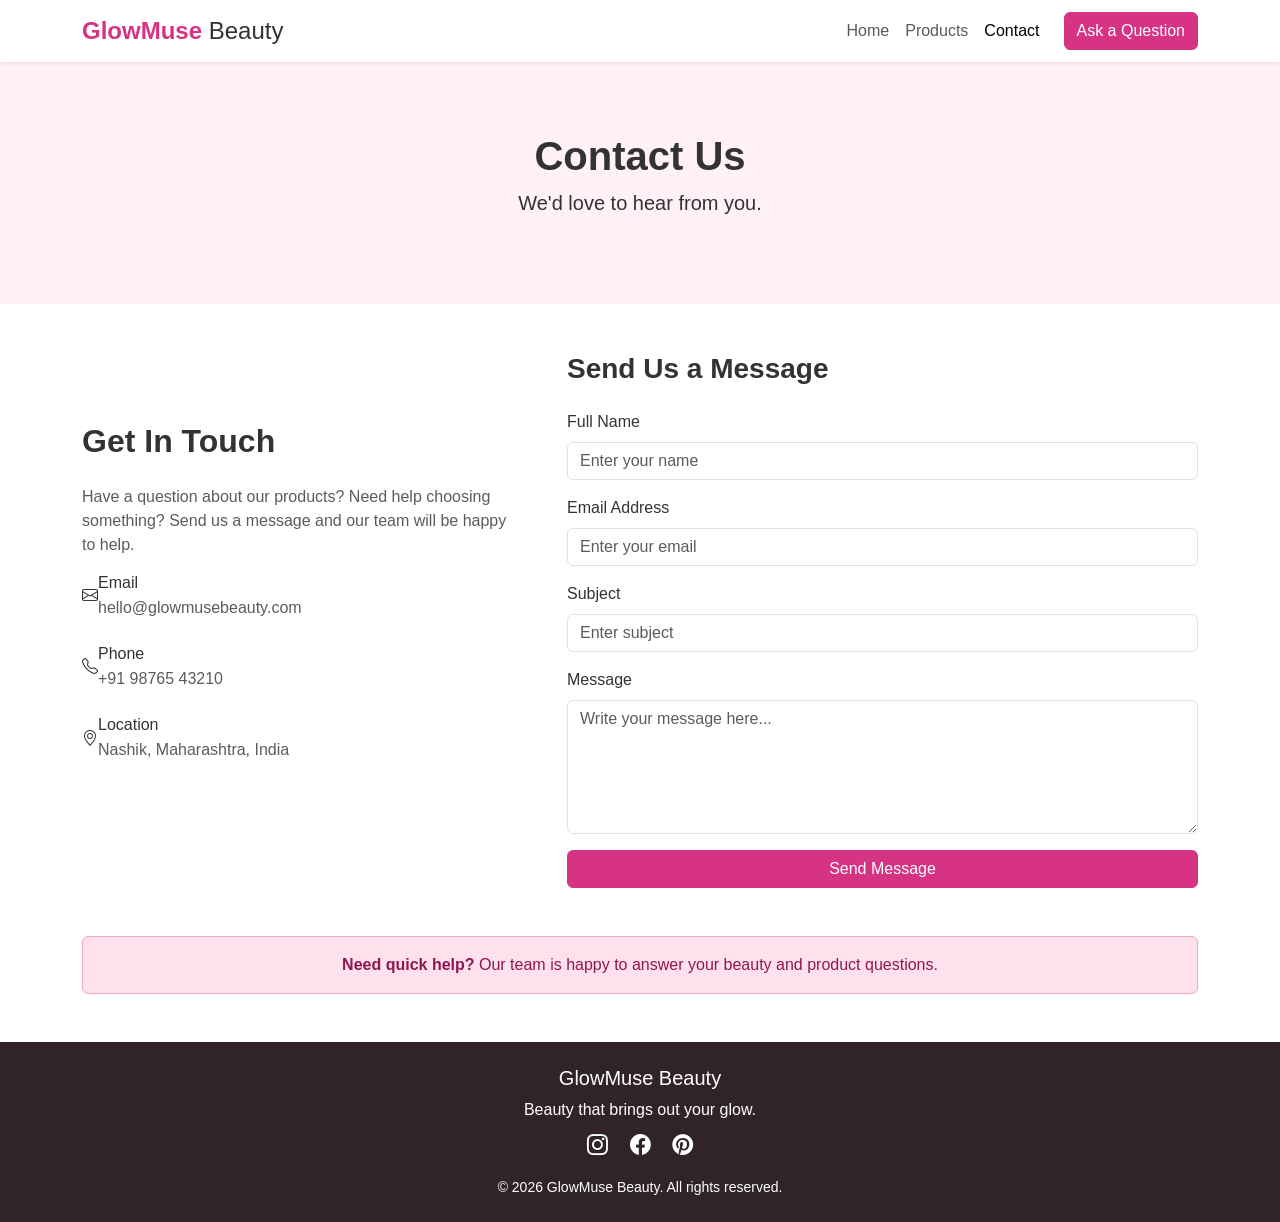
<file: contact.html>
<!DOCTYPE html>
<html lang="en">

<head>
  <meta charset="UTF-8">
  <meta name="viewport" content="width=device-width, initial-scale=1">

  <title>GlowMuse Beauty | Contact</title>

  <!-- Bootstrap CSS -->
  <link
    href="https://cdn.jsdelivr.net/npm/bootstrap@5.3.3/dist/css/bootstrap.min.css"
    rel="stylesheet">

  <!-- Bootstrap Icons -->
  <link
    rel="stylesheet"
    href="https://cdn.jsdelivr.net/npm/bootstrap-icons@1.11.3/font/bootstrap-icons.min.css">

  <!-- Custom CSS -->
  <link rel="stylesheet" href="style.css">
</head>

<body>

  <!-- ================= NAVIGATION BAR ================= -->
  <nav class="navbar navbar-expand-lg navbar-light bg-white shadow-sm sticky-top">

    <div class="container">

      <a class="navbar-brand logo" href="index.html">
        GlowMuse <span>Beauty</span>
      </a>

      <button
        class="navbar-toggler"
        type="button"
        data-bs-toggle="collapse"
        data-bs-target="#navbarMenu"
        aria-controls="navbarMenu"
        aria-expanded="false"
        aria-label="Toggle navigation">

        <span class="navbar-toggler-icon"></span>
      </button>

      <div class="collapse navbar-collapse" id="navbarMenu">

        <ul class="navbar-nav ms-auto">

          <li class="nav-item">
            <a class="nav-link" href="index.html">
              Home
            </a>
          </li>

          <li class="nav-item">
            <a class="nav-link" href="products.html">
              Products
            </a>
          </li>

          <li class="nav-item">
            <a class="nav-link active" href="contact.html">
              Contact
            </a>
          </li>

        </ul>

        <a href="contact.html" class="btn btn-pink ms-lg-3">
          Ask a Question
        </a>

      </div>
    </div>
  </nav>


  <!-- ================= PAGE HEADER ================= -->
  <section class="page-header text-center">

    <div class="container">

      <h1 class="fw-bold">
        Contact Us
      </h1>

      <p class="lead">
        We'd love to hear from you.
      </p>

    </div>

  </section>


  <!-- ================= CONTACT SECTION ================= -->
  <section class="py-5">

    <div class="container">

      <div class="row g-5 align-items-center">


        <!-- CONTACT INFORMATION -->
        <div class="col-lg-5">

          <h2 class="fw-bold mb-4">
            Get In Touch
          </h2>

          <p class="text-muted">
            Have a question about our products? Need help choosing
            something? Send us a message and our team will be happy
            to help.
          </p>


          <!-- EMAIL -->
          <div class="d-flex align-items-center mb-4">

            <div class="contact-icon">
              <i class="bi bi-envelope"></i>
            </div>

            <div>
              <h6 class="mb-1">
                Email
              </h6>

              <p class="mb-0 text-muted">
                hello@glowmusebeauty.com
              </p>
            </div>

          </div>


          <!-- PHONE -->
          <div class="d-flex align-items-center mb-4">

            <div class="contact-icon">
              <i class="bi bi-telephone"></i>
            </div>

            <div>
              <h6 class="mb-1">
                Phone
              </h6>

              <p class="mb-0 text-muted">
                +91 98765 43210
              </p>
            </div>

          </div>


          <!-- LOCATION -->
          <div class="d-flex align-items-center mb-4">

            <div class="contact-icon">
              <i class="bi bi-geo-alt"></i>
            </div>

            <div>
              <h6 class="mb-1">
                Location
              </h6>

              <p class="mb-0 text-muted">
                Nashik, Maharashtra, India
              </p>
            </div>

          </div>


          <!-- SOCIAL MEDIA -->
          <div class="social-icons mt-4">

            <a href="#" aria-label="Instagram">
              <i class="bi bi-instagram"></i>
            </a>

            <a href="#" aria-label="Facebook">
              <i class="bi bi-facebook"></i>
            </a>

            <a href="#" aria-label="Pinterest">
              <i class="bi bi-pinterest"></i>
            </a>

          </div>

        </div>


        <!-- CONTACT FORM -->
        <div class="col-lg-7">

          <div class="contact-box">

            <h3 class="fw-bold mb-4">
              Send Us a Message
            </h3>

            <form>


              <!-- NAME -->
              <div class="mb-3">

                <label for="name" class="form-label">
                  Full Name
                </label>

                <input
                  type="text"
                  class="form-control"
                  id="name"
                  placeholder="Enter your name"
                  required>

              </div>


              <!-- EMAIL -->
              <div class="mb-3">

                <label for="email" class="form-label">
                  Email Address
                </label>

                <input
                  type="email"
                  class="form-control"
                  id="email"
                  placeholder="Enter your email"
                  required>

              </div>


              <!-- SUBJECT -->
              <div class="mb-3">

                <label for="subject" class="form-label">
                  Subject
                </label>

                <input
                  type="text"
                  class="form-control"
                  id="subject"
                  placeholder="Enter subject"
                  required>

              </div>


              <!-- MESSAGE -->
              <div class="mb-3">

                <label for="message" class="form-label">
                  Message
                </label>

                <textarea
                  class="form-control"
                  id="message"
                  rows="5"
                  placeholder="Write your message here..."
                  required></textarea>

              </div>


              <!-- SUBMIT BUTTON -->
              <button
                type="submit"
                class="btn btn-pink w-100">

                Send Message

              </button>

            </form>

          </div>

        </div>

      </div>

    </div>

  </section>


  <!-- ================= FAQ / SUPPORT ================= -->
  <section class="container mb-5">

    <div class="alert alert-pink text-center" role="alert">

      <strong>Need quick help?</strong>
      Our team is happy to answer your beauty and product questions.

    </div>

  </section>


  <!-- ================= FOOTER ================= -->
  <footer class="footer py-4">

    <div class="container text-center">

      <h5>
        GlowMuse Beauty
      </h5>

      <p class="mb-2">
        Beauty that brings out your glow.
      </p>

      <div class="social-icons">

        <a href="#" aria-label="Instagram">
          <i class="bi bi-instagram"></i>
        </a>

        <a href="#" aria-label="Facebook">
          <i class="bi bi-facebook"></i>
        </a>

        <a href="#" aria-label="Pinterest">
          <i class="bi bi-pinterest"></i>
        </a>

      </div>

      <p class="small mt-3 mb-0">
        © 2026 GlowMuse Beauty. All rights reserved.
      </p>

    </div>

  </footer>


  <!-- Bootstrap JavaScript -->
  <script
    src="https://cdn.jsdelivr.net/npm/bootstrap@5.3.3/dist/js/bootstrap.bundle.min.js">
  </script>

</body>

</html>
</file>
<file: style.css>
/* General Styles */

body {
  font-family: Arial, Helvetica, sans-serif;
  color: #333;
  background-color: #fff;
}

.logo {
  color: #d63384 !important;
  font-size: 1.5rem;
  font-weight: bold;
}

.logo span {
  color: #333;
  font-weight: normal;
}

.text-pink {
  color: #d63384;
}

.bg-pink {
  background-color: #d63384;
}

.btn-pink {
  background-color: #d63384;
  color: white;
  border: 1px solid #d63384;
}

.btn-pink:hover {
  background-color: #b02a6f;
  color: white;
  border-color: #b02a6f;
}

/* Hero Section */

.hero-section {
  background-color: #fff1f7;
  padding: 100px 0;
}

.hero-image {
  max-height: 500px;
  width: 100%;
  object-fit: cover;
  box-shadow: 0 10px 25px rgba(0, 0, 0, 0.15);
}

/* Page Header */

.page-header {
  background-color: #fff1f7;
  padding: 70px 0;
}

/* Section Titles */

.section-title {
  color: #d63384;
}

/* Feature Cards */

.feature-card {
  border: none;
  transition: 0.3s ease;
}

.feature-card:hover {
  transform: translateY(-8px);
  box-shadow: 0 10px 25px rgba(214, 51, 132, 0.15);
}

.feature-icon {
  color: #d63384;
  font-size: 2.5rem;
  margin-bottom: 15px;
}

/* Carousel */

.carousel-image {
  height: 420px;
  object-fit: cover;
}

/* Product Cards */

.product-card {
  border: none;
  overflow: hidden;
  box-shadow: 0 4px 15px rgba(0, 0, 0, 0.08);
  transition: 0.3s ease;
}

.product-card:hover {
  transform: translateY(-7px);
  box-shadow: 0 10px 25px rgba(0, 0, 0, 0.15);
}

.product-image {
  height: 250px;
  object-fit: cover;
}

/* Alert */

.alert-pink {
  background-color: #ffe0ed;
  color: #8f174f;
  border-color: #f5a8c9;
}

/* Contact Page */

.contact-form {
  background-color: #fff;
}

.contact-detail {
  display: flex;
  align-items: center;
  gap: 15px;
  margin-bottom: 20px;
  font-size: 1.05rem;
}

.contact-detail i {
  color: #d63384;
  font-size: 1.3rem;
}

/* Footer */

.footer {
  background-color: #30232a;
  color: white;
}

.social-icons a {
  color: white;
  font-size: 1.3rem;
  margin: 0 8px;
  text-decoration: none;
}

.social-icons a:hover {
  color: #f783ac;
}

/* Responsive Adjustments */

@media (max-width: 768px) {
  .hero-section {
    padding: 70px 0;
  }

  .hero-section h1 {
    font-size: 2.5rem;
  }

  .carousel-image {
    height: 280px;
  }

  .page-header {
    padding: 50px 0;
  }
}
</file>
